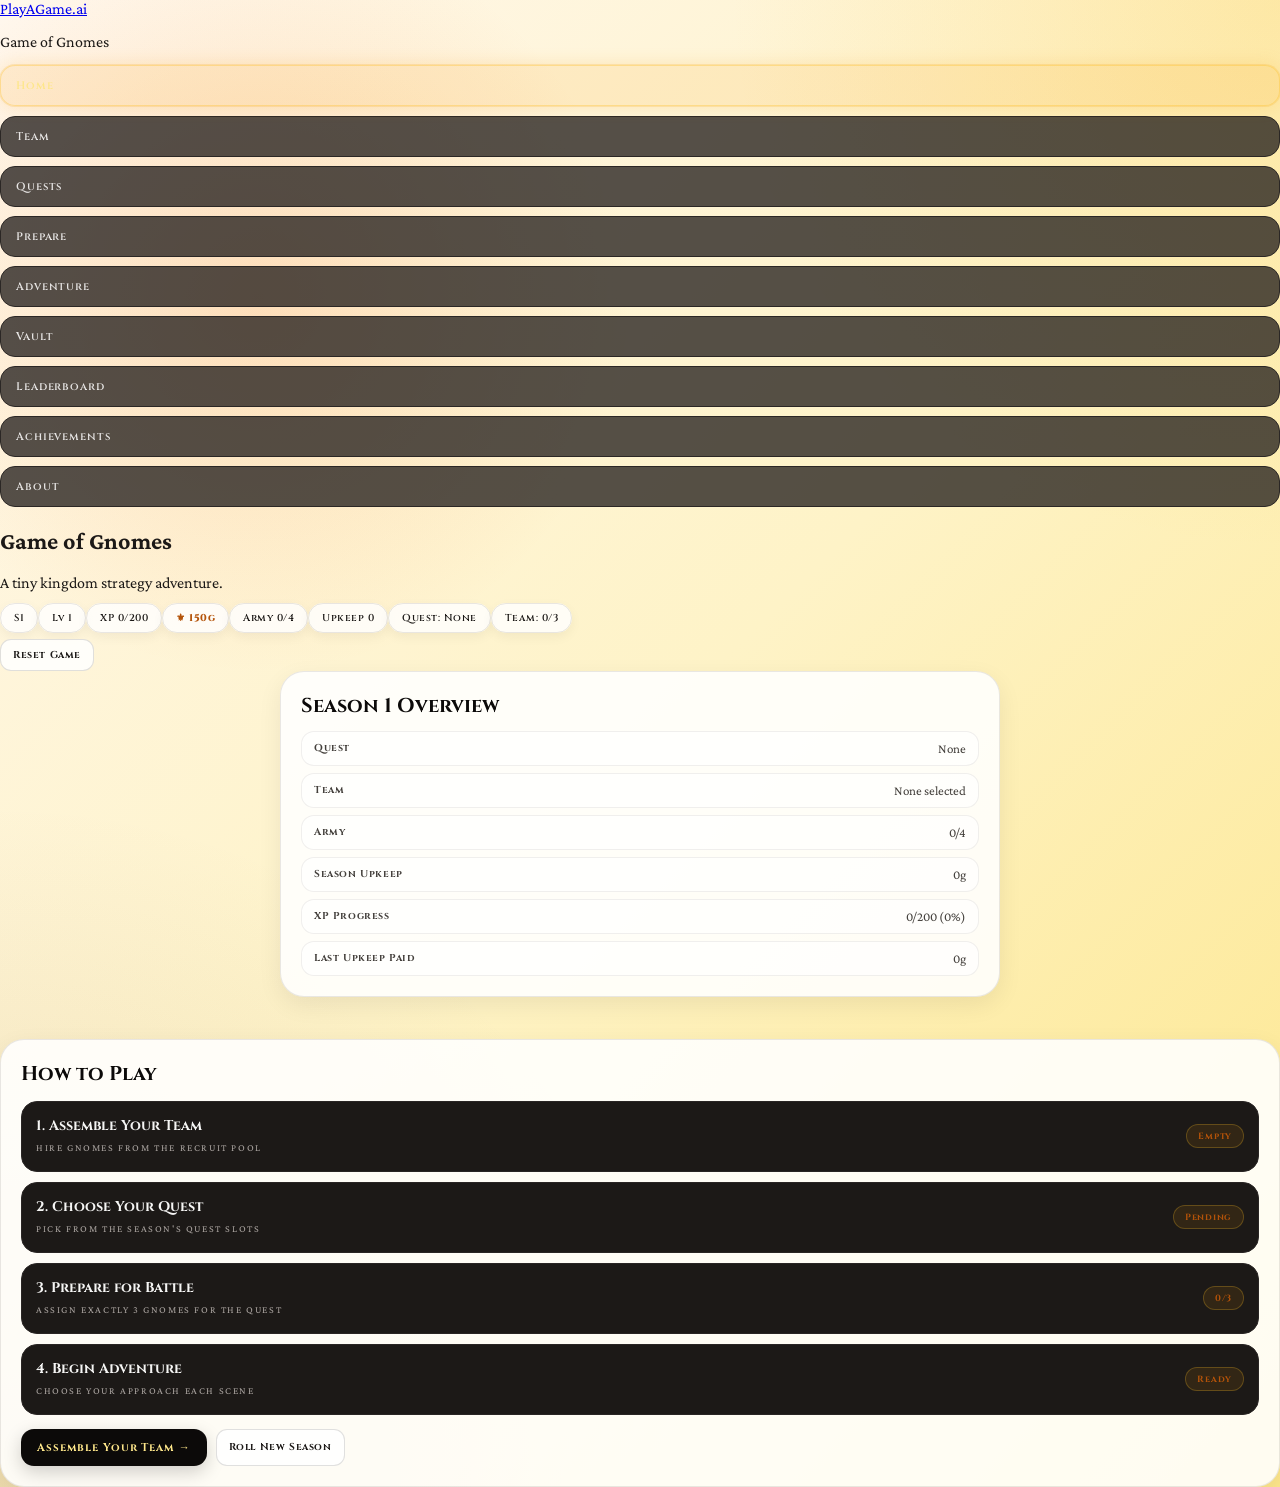
<file: index.html>
<!doctype html>
<html lang="en">
<head>
  <meta charset="utf-8">
  <meta name="viewport" content="width=device-width, initial-scale=1">
  <title>PlayAGame.ai</title>
  <meta name="description" content="PlayAGame.ai Game of Gnomes browser adventure.">
  <link rel="stylesheet" href="shared-layout.css">
</head>
<body data-page="home">
  <div class="app-shell">
    <header class="site-header">
      <div class="brand-block">
        <a class="brand-title" href="index.html">PlayAGame.ai</a>
        <p class="brand-subtitle">Game of Gnomes</p>
      </div>
      <nav class="top-nav" aria-label="Primary">
        <a class="nav-btn" href="index.html">Home</a>
        <a class="nav-btn" href="assemble-your-team.html">Team</a>
        <a class="nav-btn" href="choose-your-quest.html">Quests</a>
        <a class="nav-btn" href="prepare-for-battle.html">Prepare</a>
        <a class="nav-btn" href="begin-adventure.html">Adventure</a>
        <a class="nav-btn" href="vault.html">Vault</a>
        <a class="nav-btn" href="leaderboard.html">Leaderboard</a>
        <a class="nav-btn" href="achievements.html">Achievements</a>
        <a class="nav-btn" href="about.html">About</a>
      </nav>
    </header>
    <section class="hero-panel">
      <h1>Game of Gnomes</h1>
      <p>A tiny kingdom strategy adventure.</p>
      <div class="global-summary" data-global-summary></div>
      <div class="page-actions"><button class="secondary-btn" data-action="reset-game">Reset Game</button></div>
    </section>
    <main id="home-mount"></main>
  </div>
  <div id="toast-container" class="toast-container" aria-live="polite"></div>
  <script src="engine.js"></script>
  <script src="ui-shared.js"></script>
  <script src="page-home.js"></script>
</body>
</html>
</file>
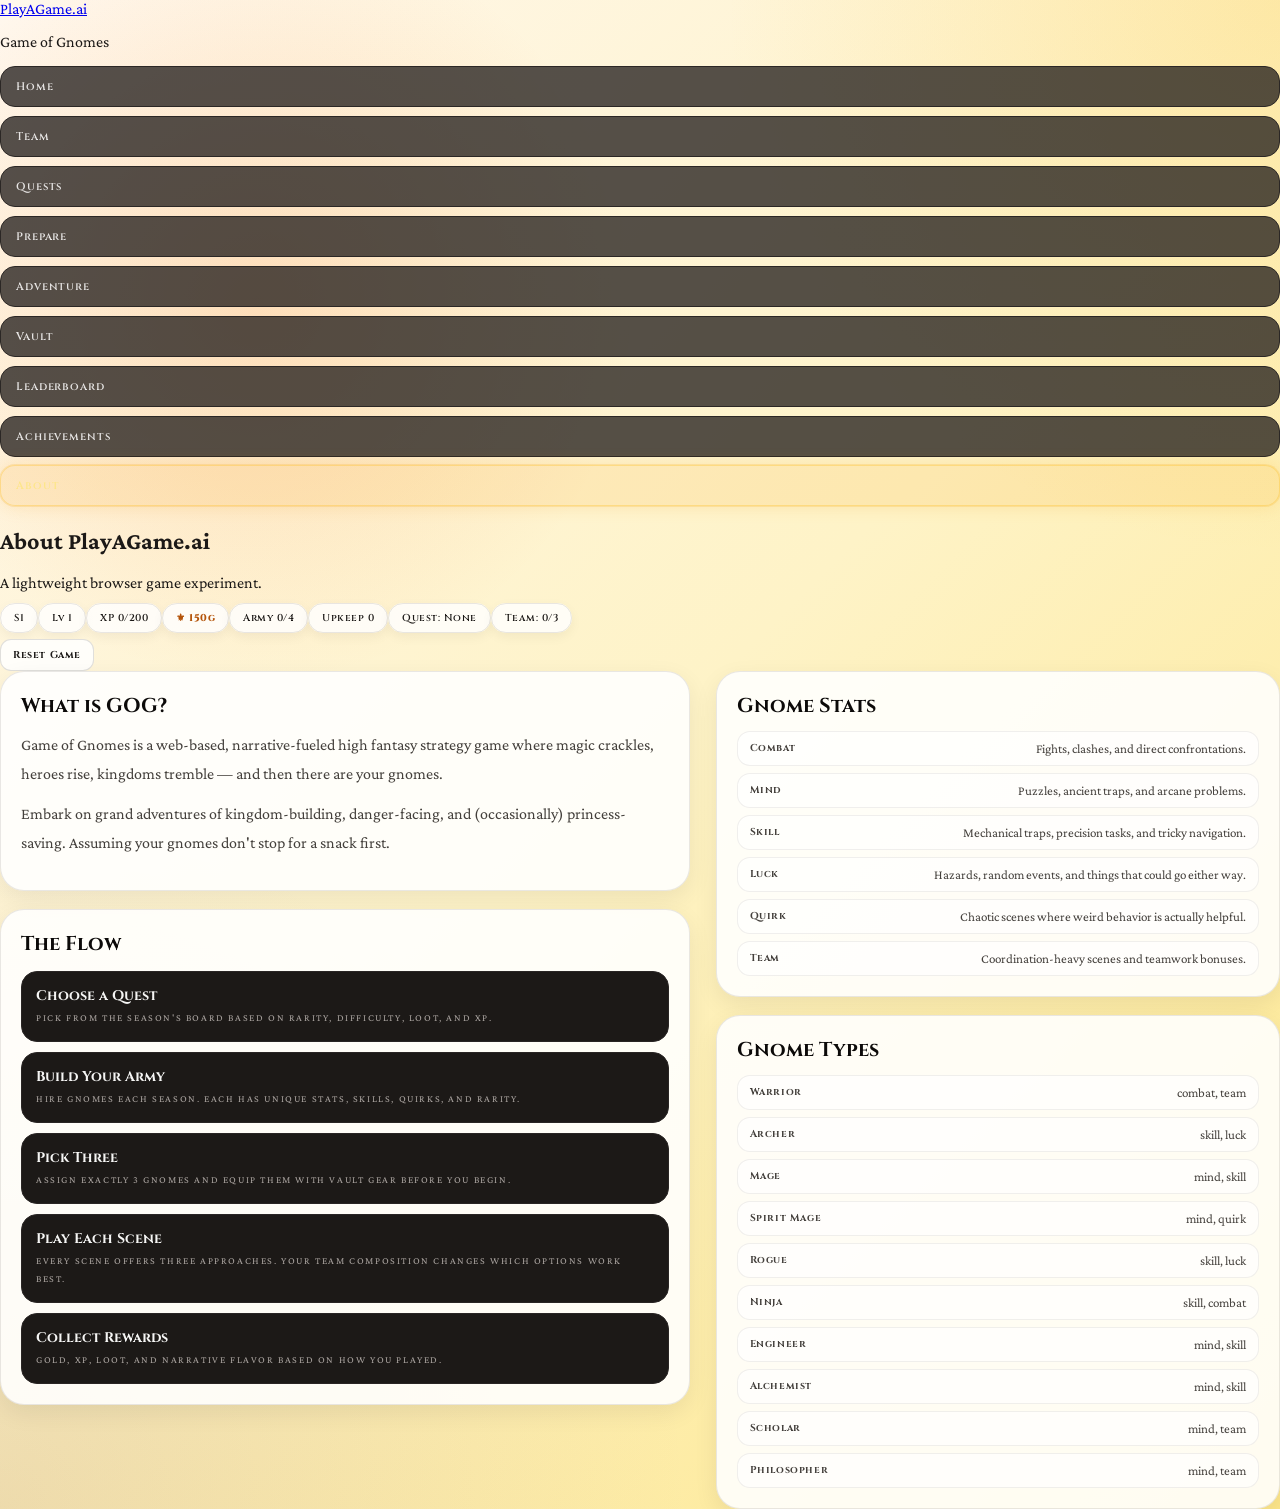
<file: about.html>
<!doctype html>
<html lang="en">
<head>
  <meta charset="utf-8">
  <meta name="viewport" content="width=device-width, initial-scale=1">
  <title>About | PlayAGame.ai</title>
  <meta name="description" content="PlayAGame.ai Game of Gnomes browser adventure.">
  <link rel="stylesheet" href="shared-layout.css">
</head>
<body data-page="about">
  <div class="app-shell">
    <header class="site-header">
      <div class="brand-block">
        <a class="brand-title" href="index.html">PlayAGame.ai</a>
        <p class="brand-subtitle">Game of Gnomes</p>
      </div>
      <nav class="top-nav" aria-label="Primary">
        <a class="nav-btn" href="index.html">Home</a>
        <a class="nav-btn" href="assemble-your-team.html">Team</a>
        <a class="nav-btn" href="choose-your-quest.html">Quests</a>
        <a class="nav-btn" href="prepare-for-battle.html">Prepare</a>
        <a class="nav-btn" href="begin-adventure.html">Adventure</a>
        <a class="nav-btn" href="vault.html">Vault</a>
        <a class="nav-btn" href="leaderboard.html">Leaderboard</a>
        <a class="nav-btn" href="achievements.html">Achievements</a>
        <a class="nav-btn" href="about.html">About</a>
      </nav>
    </header>
    <section class="hero-panel">
      <h1>About PlayAGame.ai</h1>
      <p>A lightweight browser game experiment.</p>
      <div class="global-summary" data-global-summary></div>
      <div class="page-actions"><button class="secondary-btn" data-action="reset-game">Reset Game</button></div>
    </section>
    <main id="about-mount"></main>
  </div>
  <div id="toast-container" class="toast-container" aria-live="polite"></div>
  <script src="engine.js"></script>
  <script src="ui-shared.js"></script>
  <script src="page-about.js"></script>
</body>
</html>
</file>
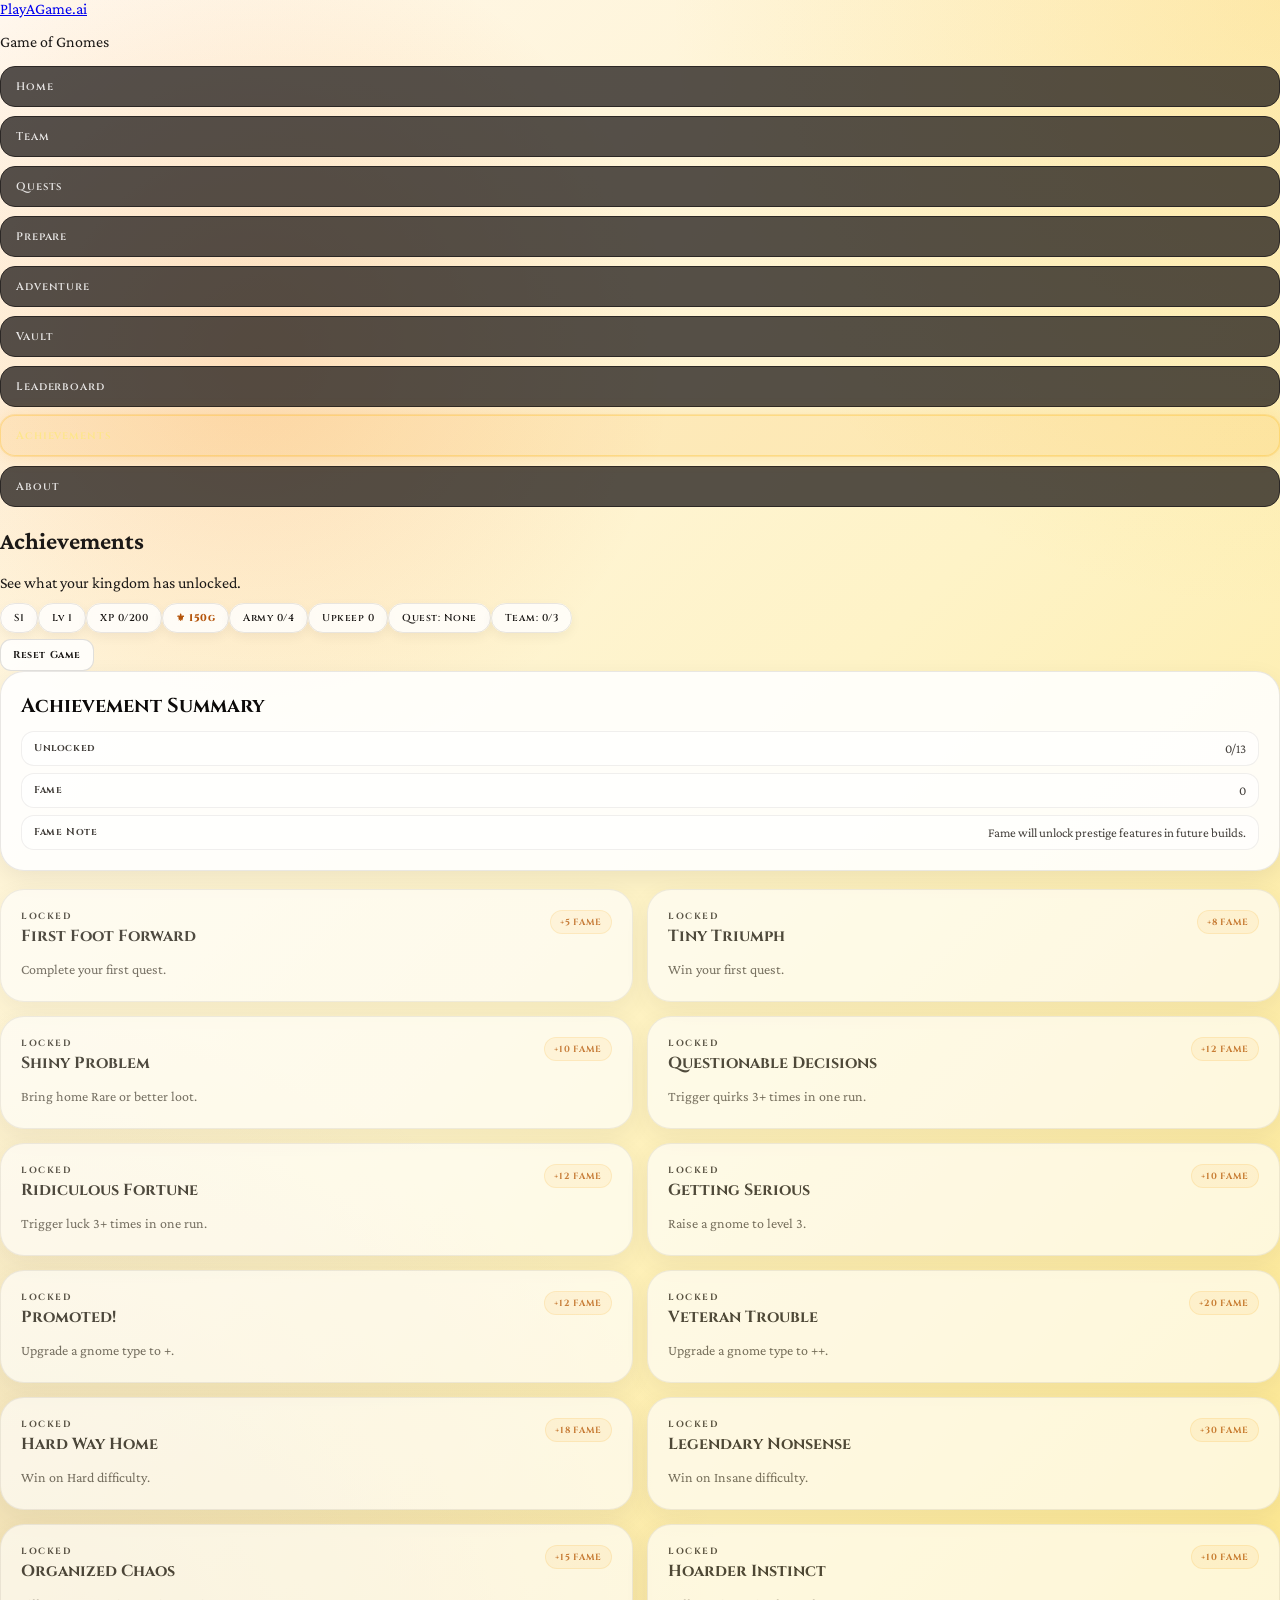
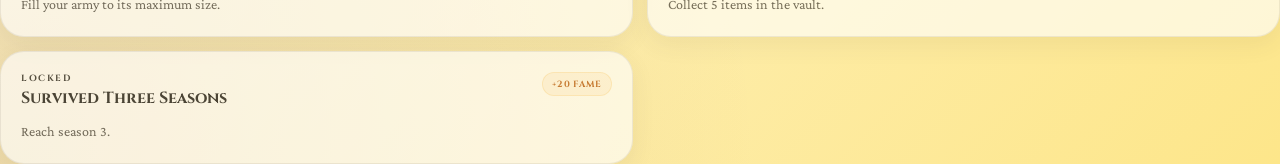
<file: achievements.html>
<!doctype html>
<html lang="en">
<head>
  <meta charset="utf-8">
  <meta name="viewport" content="width=device-width, initial-scale=1">
  <title>Achievements | PlayAGame.ai</title>
  <meta name="description" content="PlayAGame.ai Game of Gnomes browser adventure.">
  <link rel="stylesheet" href="shared-layout.css">
</head>
<body data-page="achievements">
  <div class="app-shell">
    <header class="site-header">
      <div class="brand-block">
        <a class="brand-title" href="index.html">PlayAGame.ai</a>
        <p class="brand-subtitle">Game of Gnomes</p>
      </div>
      <nav class="top-nav" aria-label="Primary">
        <a class="nav-btn" href="index.html">Home</a>
        <a class="nav-btn" href="assemble-your-team.html">Team</a>
        <a class="nav-btn" href="choose-your-quest.html">Quests</a>
        <a class="nav-btn" href="prepare-for-battle.html">Prepare</a>
        <a class="nav-btn" href="begin-adventure.html">Adventure</a>
        <a class="nav-btn" href="vault.html">Vault</a>
        <a class="nav-btn" href="leaderboard.html">Leaderboard</a>
        <a class="nav-btn" href="achievements.html">Achievements</a>
        <a class="nav-btn" href="about.html">About</a>
      </nav>
    </header>
    <section class="hero-panel">
      <h1>Achievements</h1>
      <p>See what your kingdom has unlocked.</p>
      <div class="global-summary" data-global-summary></div>
      <div class="page-actions"><button class="secondary-btn" data-action="reset-game">Reset Game</button></div>
    </section>
    <main id="achievements-mount"></main>
  </div>
  <div id="toast-container" class="toast-container" aria-live="polite"></div>
  <script src="engine.js"></script>
  <script src="ui-shared.js"></script>
  <script src="page-achievements.js"></script>
</body>
</html>
</file>
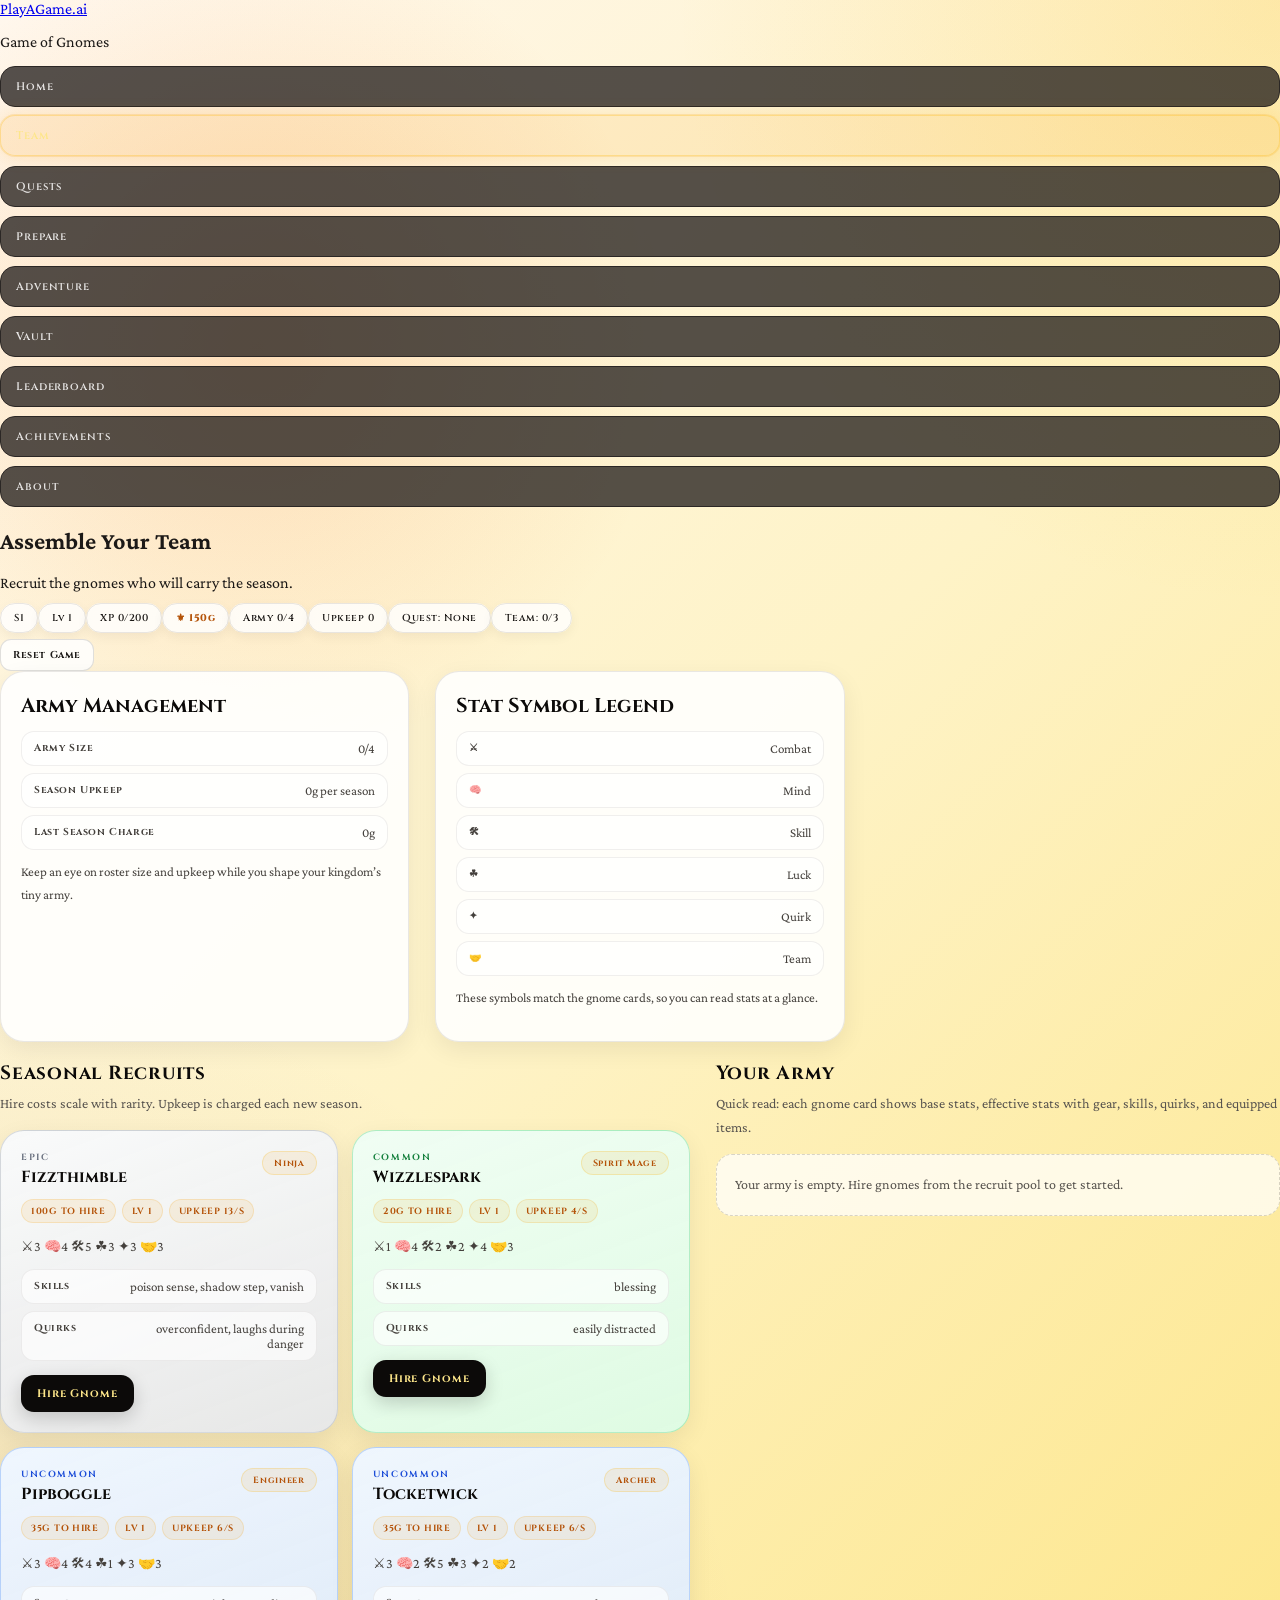
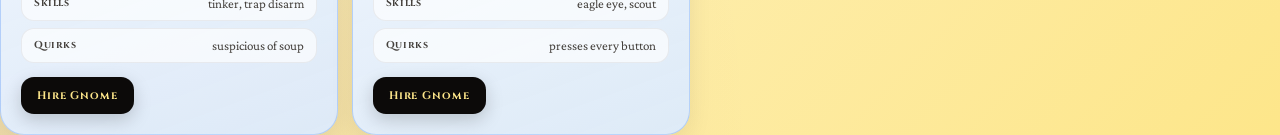
<file: assemble-your-team.html>
<!doctype html>
<html lang="en">
<head>
  <meta charset="utf-8">
  <meta name="viewport" content="width=device-width, initial-scale=1">
  <title>Assemble Your Team | PlayAGame.ai</title>
  <meta name="description" content="PlayAGame.ai Game of Gnomes browser adventure.">
  <link rel="stylesheet" href="shared-layout.css">
</head>
<body data-page="assemble">
  <div class="app-shell">
    <header class="site-header">
      <div class="brand-block">
        <a class="brand-title" href="index.html">PlayAGame.ai</a>
        <p class="brand-subtitle">Game of Gnomes</p>
      </div>
      <nav class="top-nav" aria-label="Primary">
        <a class="nav-btn" href="index.html">Home</a>
        <a class="nav-btn" href="assemble-your-team.html">Team</a>
        <a class="nav-btn" href="choose-your-quest.html">Quests</a>
        <a class="nav-btn" href="prepare-for-battle.html">Prepare</a>
        <a class="nav-btn" href="begin-adventure.html">Adventure</a>
        <a class="nav-btn" href="vault.html">Vault</a>
        <a class="nav-btn" href="leaderboard.html">Leaderboard</a>
        <a class="nav-btn" href="achievements.html">Achievements</a>
        <a class="nav-btn" href="about.html">About</a>
      </nav>
    </header>
    <section class="hero-panel">
      <h1>Assemble Your Team</h1>
      <p>Recruit the gnomes who will carry the season.</p>
      <div class="global-summary" data-global-summary></div>
      <div class="page-actions"><button class="secondary-btn" data-action="reset-game">Reset Game</button></div>
    </section>
    <main id="assemble-mount"></main>
  </div>
  <div id="toast-container" class="toast-container" aria-live="polite"></div>
  <script src="engine.js"></script>
  <script src="ui-shared.js"></script>
  <script src="page-assemble.js"></script>
</body>
</html>
</file>
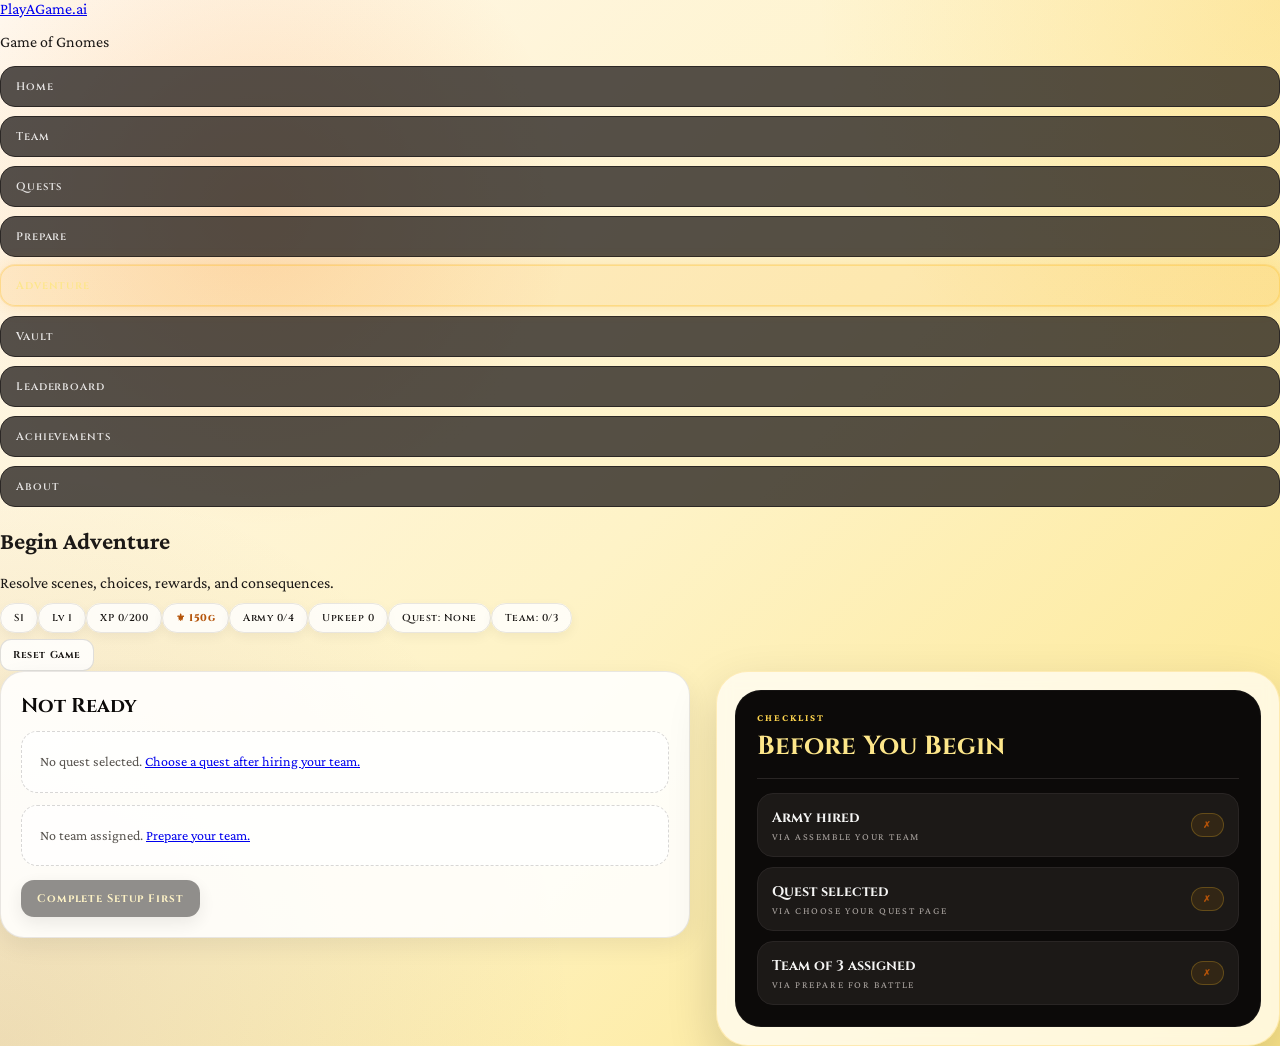
<file: begin-adventure.html>
<!doctype html>
<html lang="en">
<head>
  <meta charset="utf-8">
  <meta name="viewport" content="width=device-width, initial-scale=1">
  <title>Begin Adventure | PlayAGame.ai</title>
  <meta name="description" content="PlayAGame.ai Game of Gnomes browser adventure.">
  <link rel="stylesheet" href="shared-layout.css">
</head>
<body data-page="adventure">
  <div class="app-shell">
    <header class="site-header">
      <div class="brand-block">
        <a class="brand-title" href="index.html">PlayAGame.ai</a>
        <p class="brand-subtitle">Game of Gnomes</p>
      </div>
      <nav class="top-nav" aria-label="Primary">
        <a class="nav-btn" href="index.html">Home</a>
        <a class="nav-btn" href="assemble-your-team.html">Team</a>
        <a class="nav-btn" href="choose-your-quest.html">Quests</a>
        <a class="nav-btn" href="prepare-for-battle.html">Prepare</a>
        <a class="nav-btn" href="begin-adventure.html">Adventure</a>
        <a class="nav-btn" href="vault.html">Vault</a>
        <a class="nav-btn" href="leaderboard.html">Leaderboard</a>
        <a class="nav-btn" href="achievements.html">Achievements</a>
        <a class="nav-btn" href="about.html">About</a>
      </nav>
    </header>
    <section class="hero-panel">
      <h1>Begin Adventure</h1>
      <p>Resolve scenes, choices, rewards, and consequences.</p>
      <div class="global-summary" data-global-summary></div>
      <div class="page-actions"><button class="secondary-btn" data-action="reset-game">Reset Game</button></div>
    </section>
    <main id="adventure-mount"></main>
  </div>
  <div id="toast-container" class="toast-container" aria-live="polite"></div>
  <script src="engine.js"></script>
  <script src="ui-shared.js"></script>
  <script src="page-adventure.js"></script>
</body>
</html>
</file>
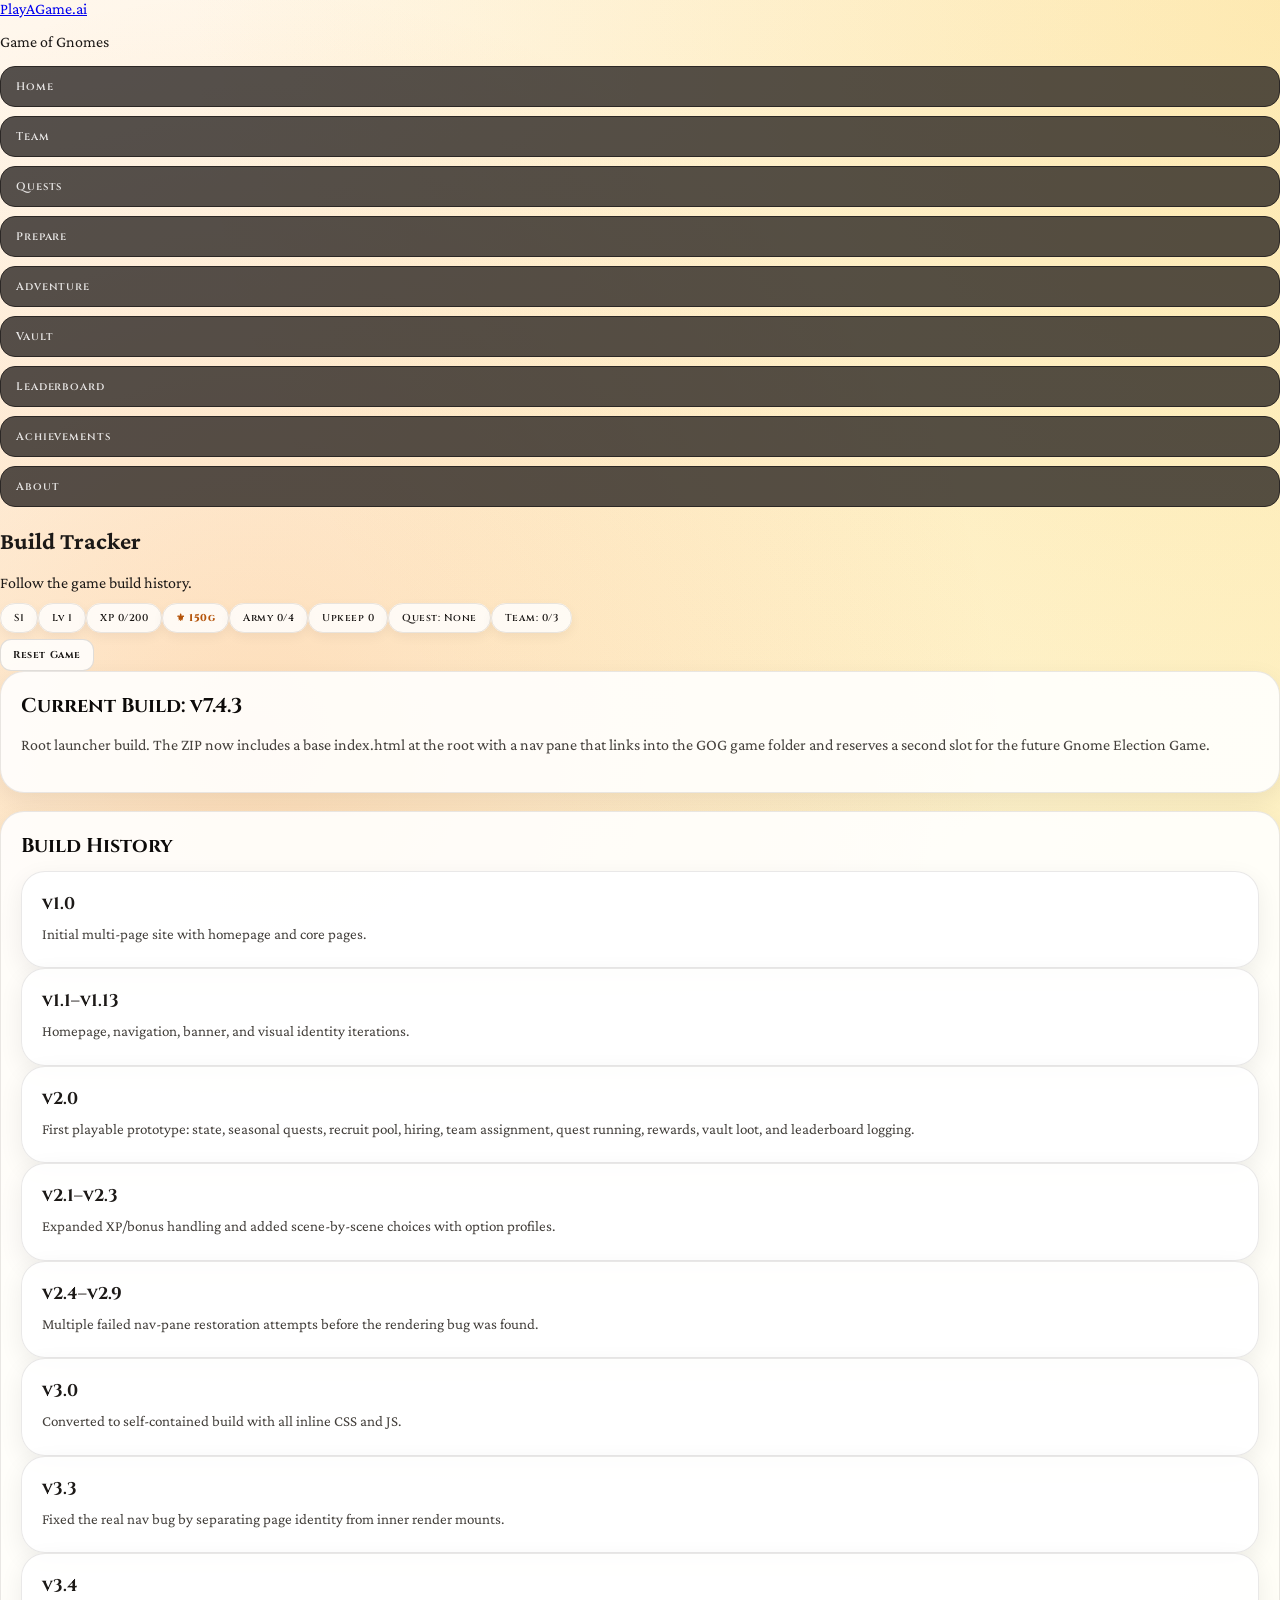
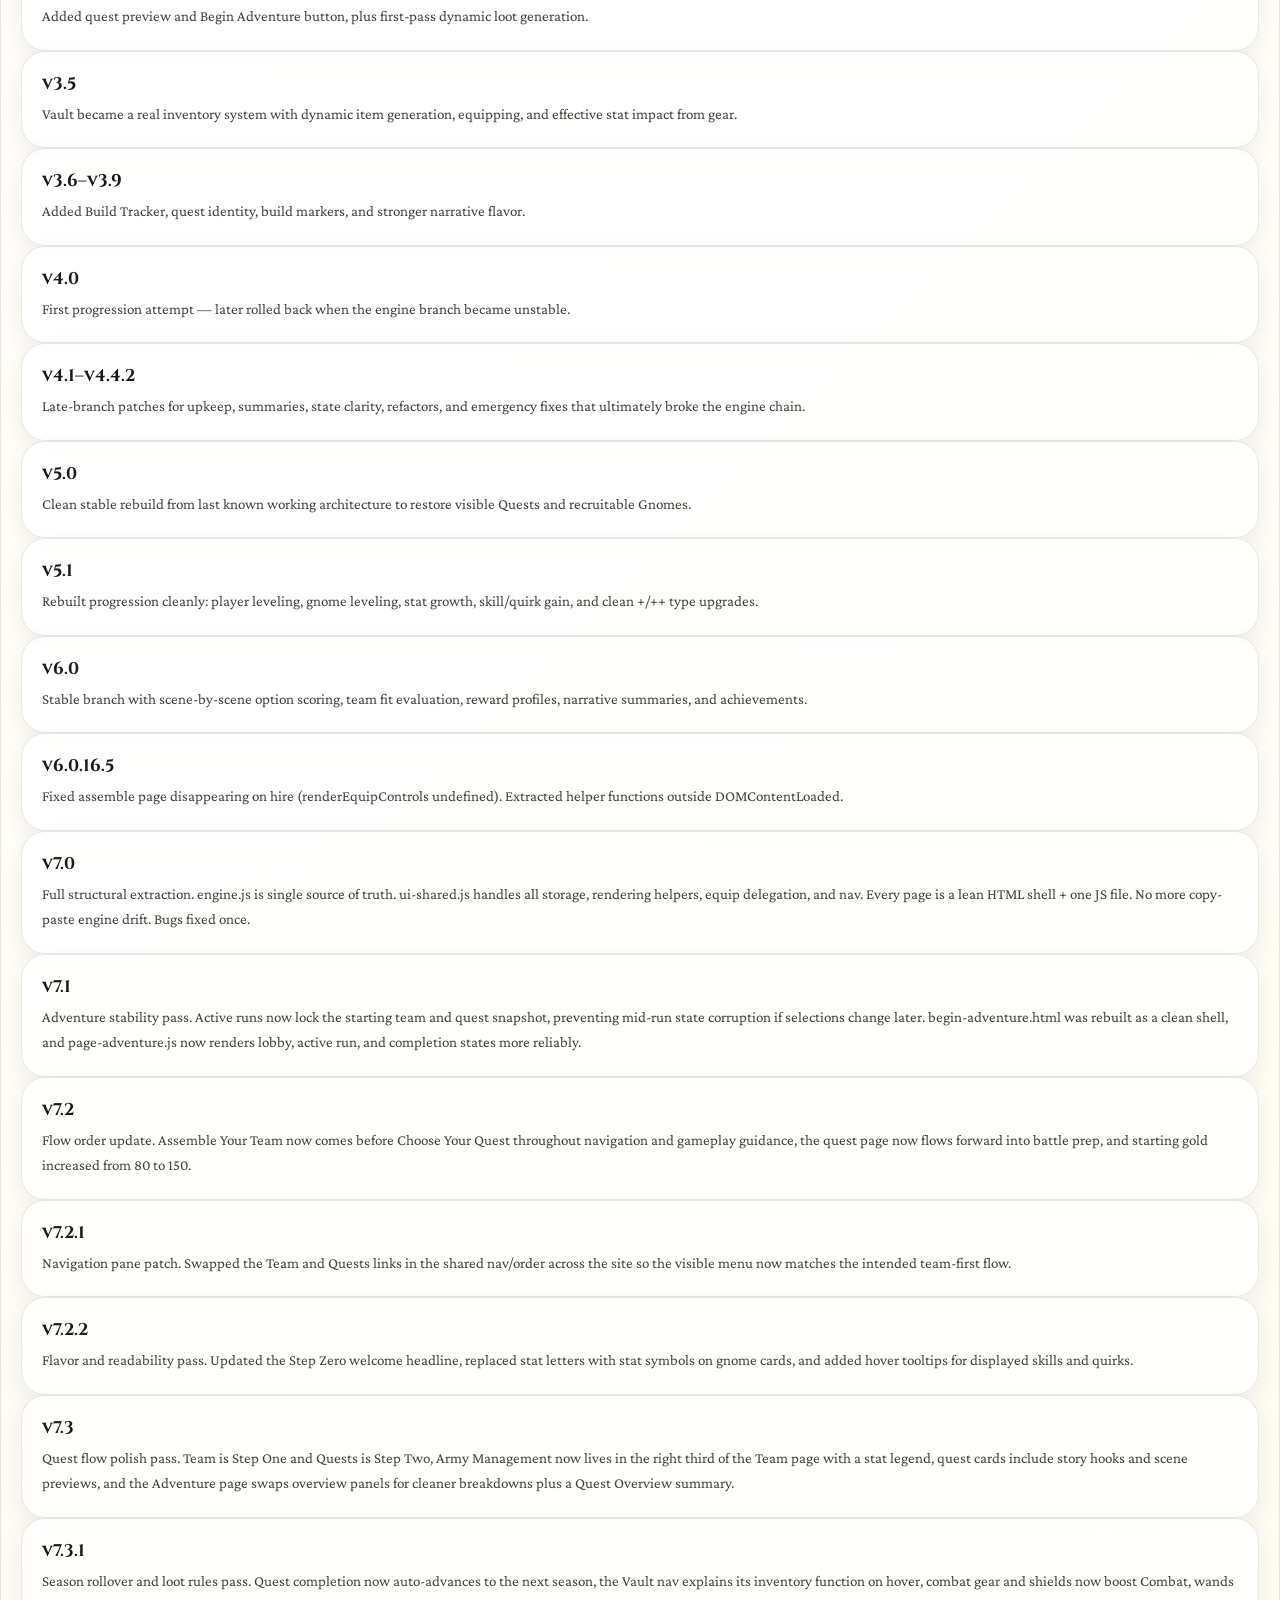
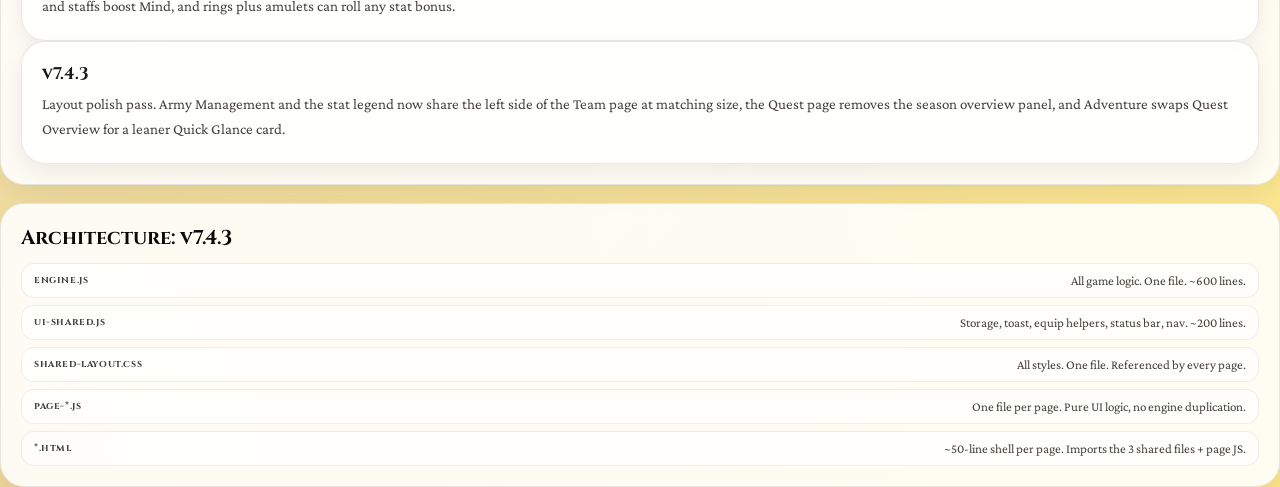
<file: build-tracker.html>
<!doctype html>
<html lang="en">
<head>
  <meta charset="utf-8">
  <meta name="viewport" content="width=device-width, initial-scale=1">
  <title>Build Tracker | PlayAGame.ai</title>
  <meta name="description" content="PlayAGame.ai Game of Gnomes browser adventure.">
  <link rel="stylesheet" href="shared-layout.css">
</head>
<body data-page="build-tracker">
  <div class="app-shell">
    <header class="site-header">
      <div class="brand-block">
        <a class="brand-title" href="index.html">PlayAGame.ai</a>
        <p class="brand-subtitle">Game of Gnomes</p>
      </div>
      <nav class="top-nav" aria-label="Primary">
        <a class="nav-btn" href="index.html">Home</a>
        <a class="nav-btn" href="assemble-your-team.html">Team</a>
        <a class="nav-btn" href="choose-your-quest.html">Quests</a>
        <a class="nav-btn" href="prepare-for-battle.html">Prepare</a>
        <a class="nav-btn" href="begin-adventure.html">Adventure</a>
        <a class="nav-btn" href="vault.html">Vault</a>
        <a class="nav-btn" href="leaderboard.html">Leaderboard</a>
        <a class="nav-btn" href="achievements.html">Achievements</a>
        <a class="nav-btn" href="about.html">About</a>
      </nav>
    </header>
    <section class="hero-panel">
      <h1>Build Tracker</h1>
      <p>Follow the game build history.</p>
      <div class="global-summary" data-global-summary></div>
      <div class="page-actions"><button class="secondary-btn" data-action="reset-game">Reset Game</button></div>
    </section>
    <main id="build-tracker-mount"></main>
  </div>
  <div id="toast-container" class="toast-container" aria-live="polite"></div>
  <script src="engine.js"></script>
  <script src="ui-shared.js"></script>
  <script src="page-build-tracker.js"></script>
</body>
</html>
</file>
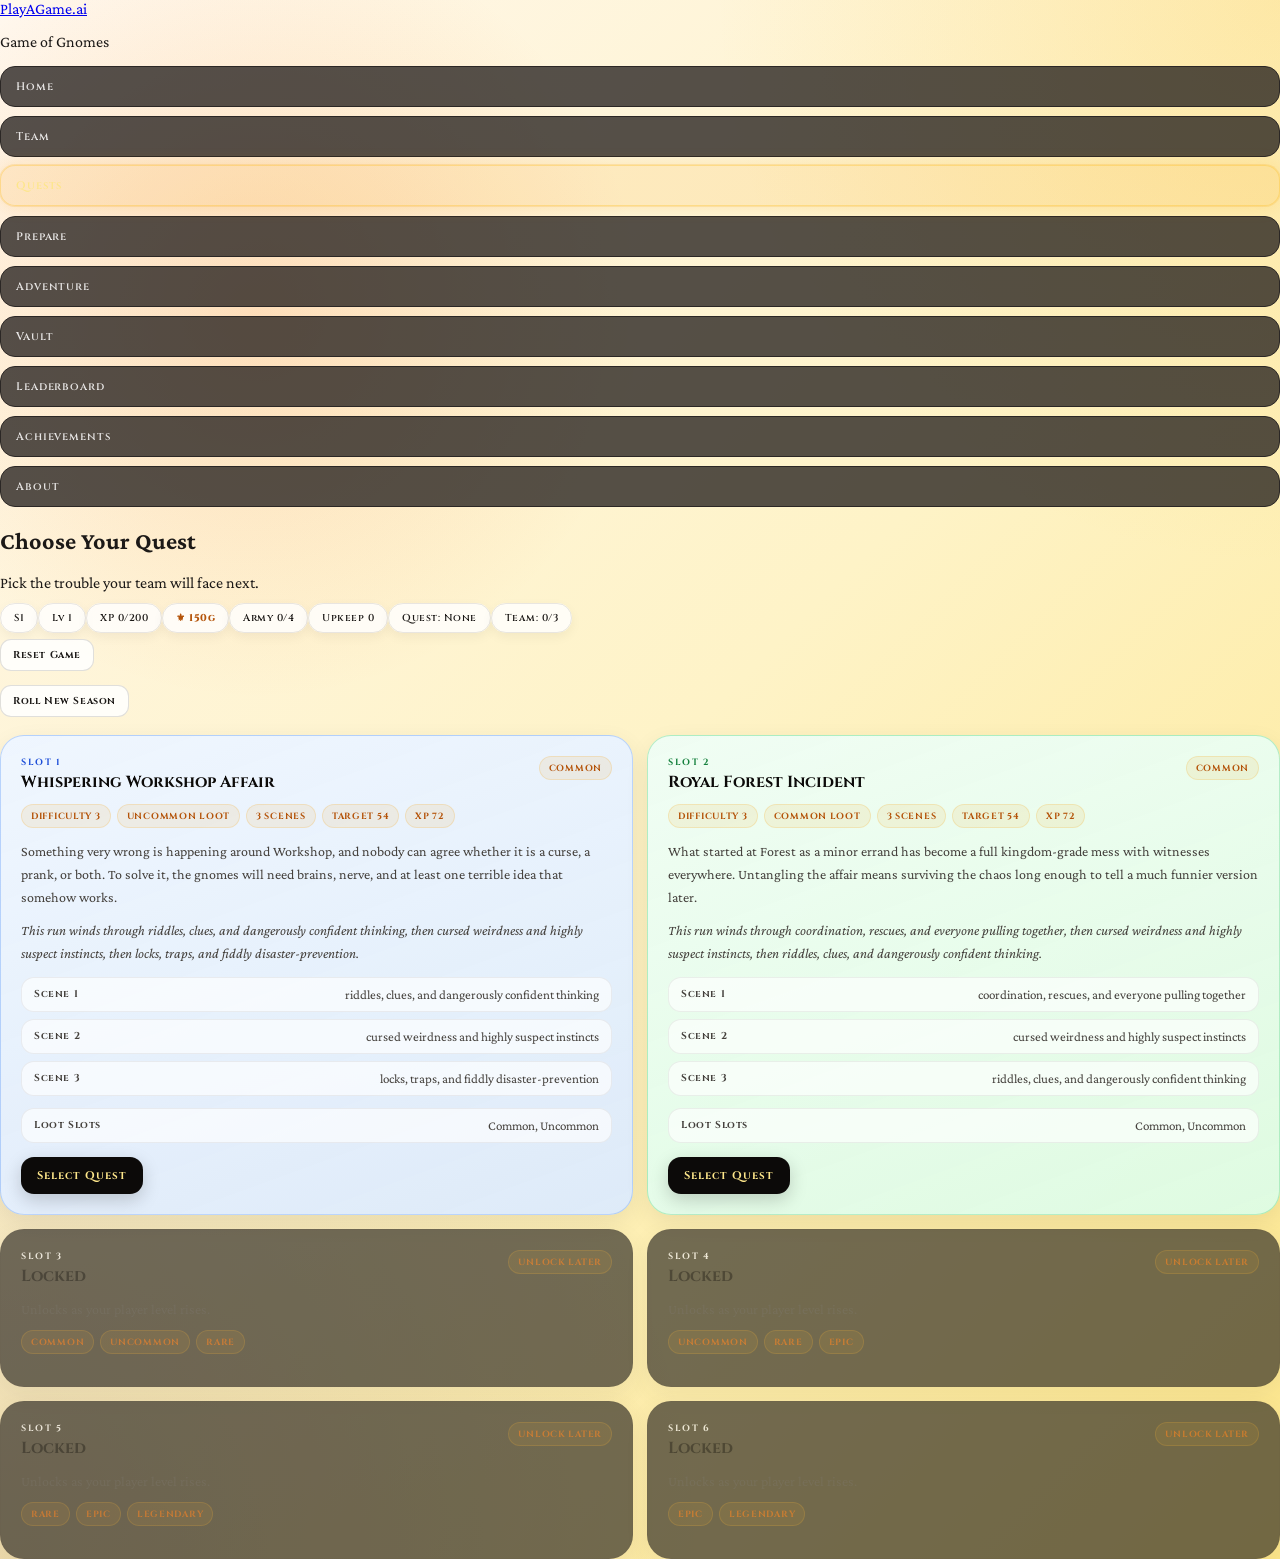
<file: choose-your-quest.html>
<!doctype html>
<html lang="en">
<head>
  <meta charset="utf-8">
  <meta name="viewport" content="width=device-width, initial-scale=1">
  <title>Choose Your Quest | PlayAGame.ai</title>
  <meta name="description" content="PlayAGame.ai Game of Gnomes browser adventure.">
  <link rel="stylesheet" href="shared-layout.css">
</head>
<body data-page="quests">
  <div class="app-shell">
    <header class="site-header">
      <div class="brand-block">
        <a class="brand-title" href="index.html">PlayAGame.ai</a>
        <p class="brand-subtitle">Game of Gnomes</p>
      </div>
      <nav class="top-nav" aria-label="Primary">
        <a class="nav-btn" href="index.html">Home</a>
        <a class="nav-btn" href="assemble-your-team.html">Team</a>
        <a class="nav-btn" href="choose-your-quest.html">Quests</a>
        <a class="nav-btn" href="prepare-for-battle.html">Prepare</a>
        <a class="nav-btn" href="begin-adventure.html">Adventure</a>
        <a class="nav-btn" href="vault.html">Vault</a>
        <a class="nav-btn" href="leaderboard.html">Leaderboard</a>
        <a class="nav-btn" href="achievements.html">Achievements</a>
        <a class="nav-btn" href="about.html">About</a>
      </nav>
    </header>
    <section class="hero-panel">
      <h1>Choose Your Quest</h1>
      <p>Pick the trouble your team will face next.</p>
      <div class="global-summary" data-global-summary></div>
      <div class="page-actions"><button class="secondary-btn" data-action="reset-game">Reset Game</button></div>
    </section>
    <main id="quests-mount"></main>
  </div>
  <div id="toast-container" class="toast-container" aria-live="polite"></div>
  <script src="engine.js"></script>
  <script src="ui-shared.js"></script>
  <script src="page-quests.js"></script>
</body>
</html>
</file>
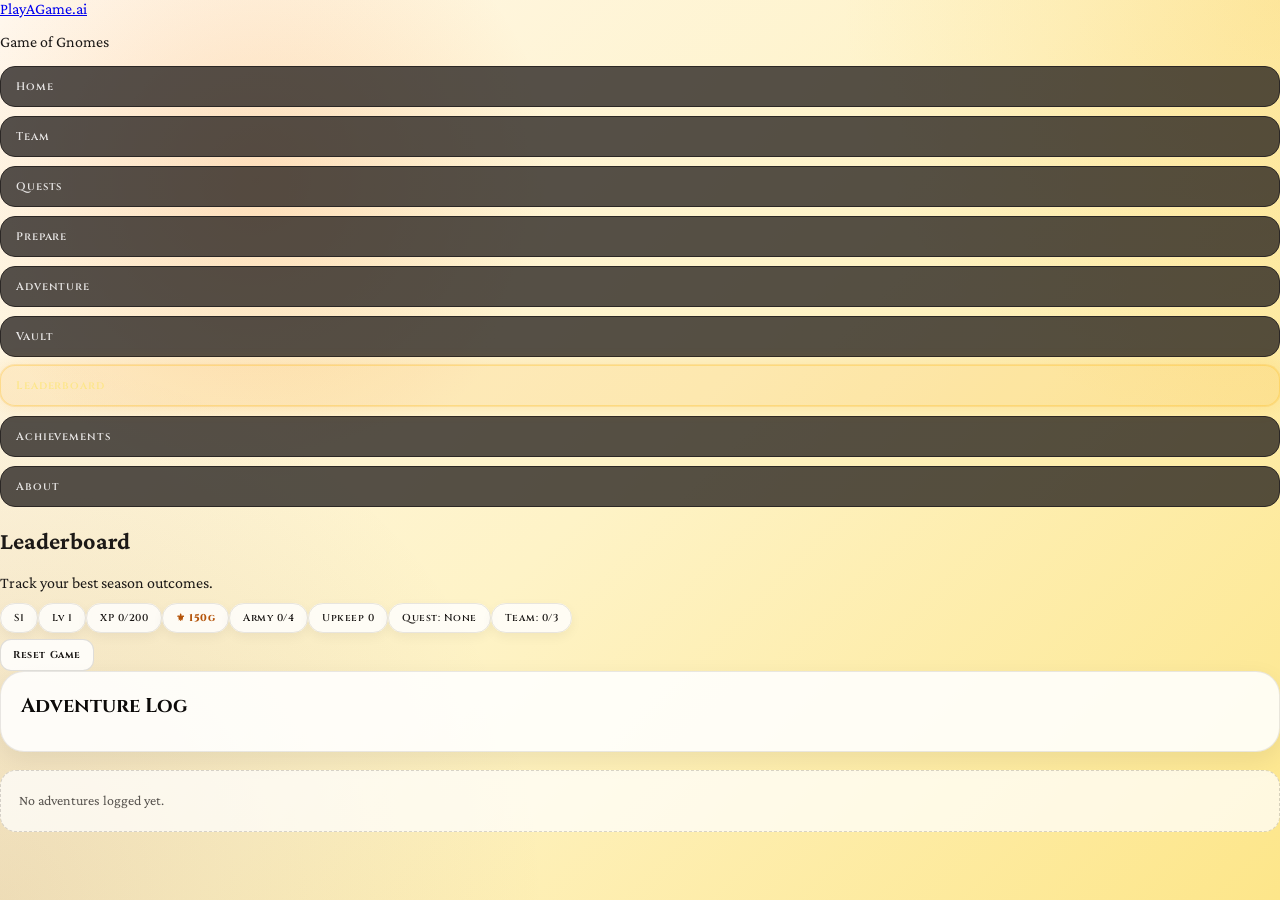
<file: leaderboard.html>
<!doctype html>
<html lang="en">
<head>
  <meta charset="utf-8">
  <meta name="viewport" content="width=device-width, initial-scale=1">
  <title>Leaderboard | PlayAGame.ai</title>
  <meta name="description" content="PlayAGame.ai Game of Gnomes browser adventure.">
  <link rel="stylesheet" href="shared-layout.css">
</head>
<body data-page="leaderboard">
  <div class="app-shell">
    <header class="site-header">
      <div class="brand-block">
        <a class="brand-title" href="index.html">PlayAGame.ai</a>
        <p class="brand-subtitle">Game of Gnomes</p>
      </div>
      <nav class="top-nav" aria-label="Primary">
        <a class="nav-btn" href="index.html">Home</a>
        <a class="nav-btn" href="assemble-your-team.html">Team</a>
        <a class="nav-btn" href="choose-your-quest.html">Quests</a>
        <a class="nav-btn" href="prepare-for-battle.html">Prepare</a>
        <a class="nav-btn" href="begin-adventure.html">Adventure</a>
        <a class="nav-btn" href="vault.html">Vault</a>
        <a class="nav-btn" href="leaderboard.html">Leaderboard</a>
        <a class="nav-btn" href="achievements.html">Achievements</a>
        <a class="nav-btn" href="about.html">About</a>
      </nav>
    </header>
    <section class="hero-panel">
      <h1>Leaderboard</h1>
      <p>Track your best season outcomes.</p>
      <div class="global-summary" data-global-summary></div>
      <div class="page-actions"><button class="secondary-btn" data-action="reset-game">Reset Game</button></div>
    </section>
    <main id="leaderboard-mount"></main>
  </div>
  <div id="toast-container" class="toast-container" aria-live="polite"></div>
  <script src="engine.js"></script>
  <script src="ui-shared.js"></script>
  <script src="page-leaderboard.js"></script>
</body>
</html>
</file>
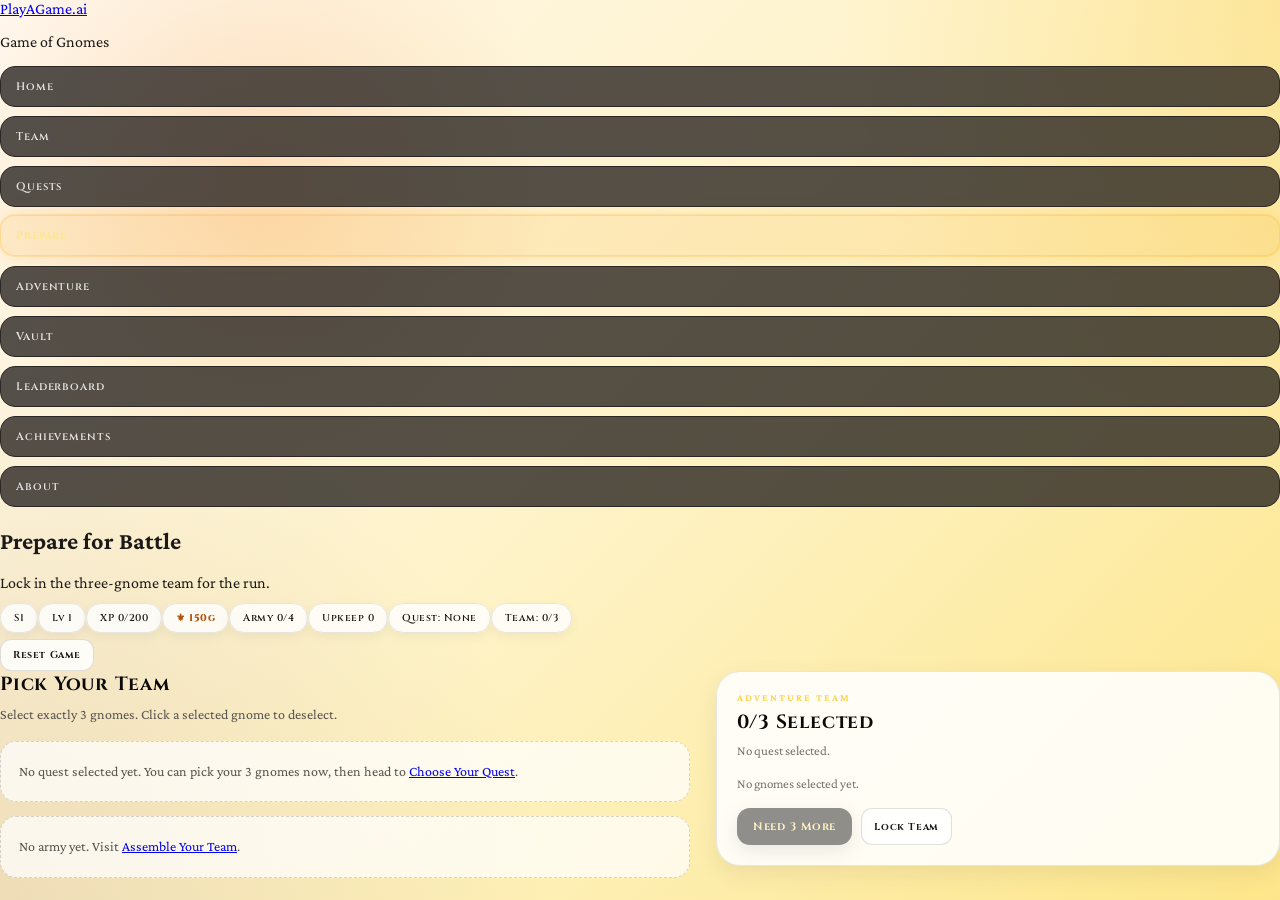
<file: prepare-for-battle.html>
<!doctype html>
<html lang="en">
<head>
  <meta charset="utf-8">
  <meta name="viewport" content="width=device-width, initial-scale=1">
  <title>Prepare for Battle | PlayAGame.ai</title>
  <meta name="description" content="PlayAGame.ai Game of Gnomes browser adventure.">
  <link rel="stylesheet" href="shared-layout.css">
</head>
<body data-page="prepare">
  <div class="app-shell">
    <header class="site-header">
      <div class="brand-block">
        <a class="brand-title" href="index.html">PlayAGame.ai</a>
        <p class="brand-subtitle">Game of Gnomes</p>
      </div>
      <nav class="top-nav" aria-label="Primary">
        <a class="nav-btn" href="index.html">Home</a>
        <a class="nav-btn" href="assemble-your-team.html">Team</a>
        <a class="nav-btn" href="choose-your-quest.html">Quests</a>
        <a class="nav-btn" href="prepare-for-battle.html">Prepare</a>
        <a class="nav-btn" href="begin-adventure.html">Adventure</a>
        <a class="nav-btn" href="vault.html">Vault</a>
        <a class="nav-btn" href="leaderboard.html">Leaderboard</a>
        <a class="nav-btn" href="achievements.html">Achievements</a>
        <a class="nav-btn" href="about.html">About</a>
      </nav>
    </header>
    <section class="hero-panel">
      <h1>Prepare for Battle</h1>
      <p>Lock in the three-gnome team for the run.</p>
      <div class="global-summary" data-global-summary></div>
      <div class="page-actions"><button class="secondary-btn" data-action="reset-game">Reset Game</button></div>
    </section>
    <main id="prepare-mount"></main>
  </div>
  <div id="toast-container" class="toast-container" aria-live="polite"></div>
  <script src="engine.js"></script>
  <script src="ui-shared.js"></script>
  <script src="page-prepare.js"></script>
</body>
</html>
</file>
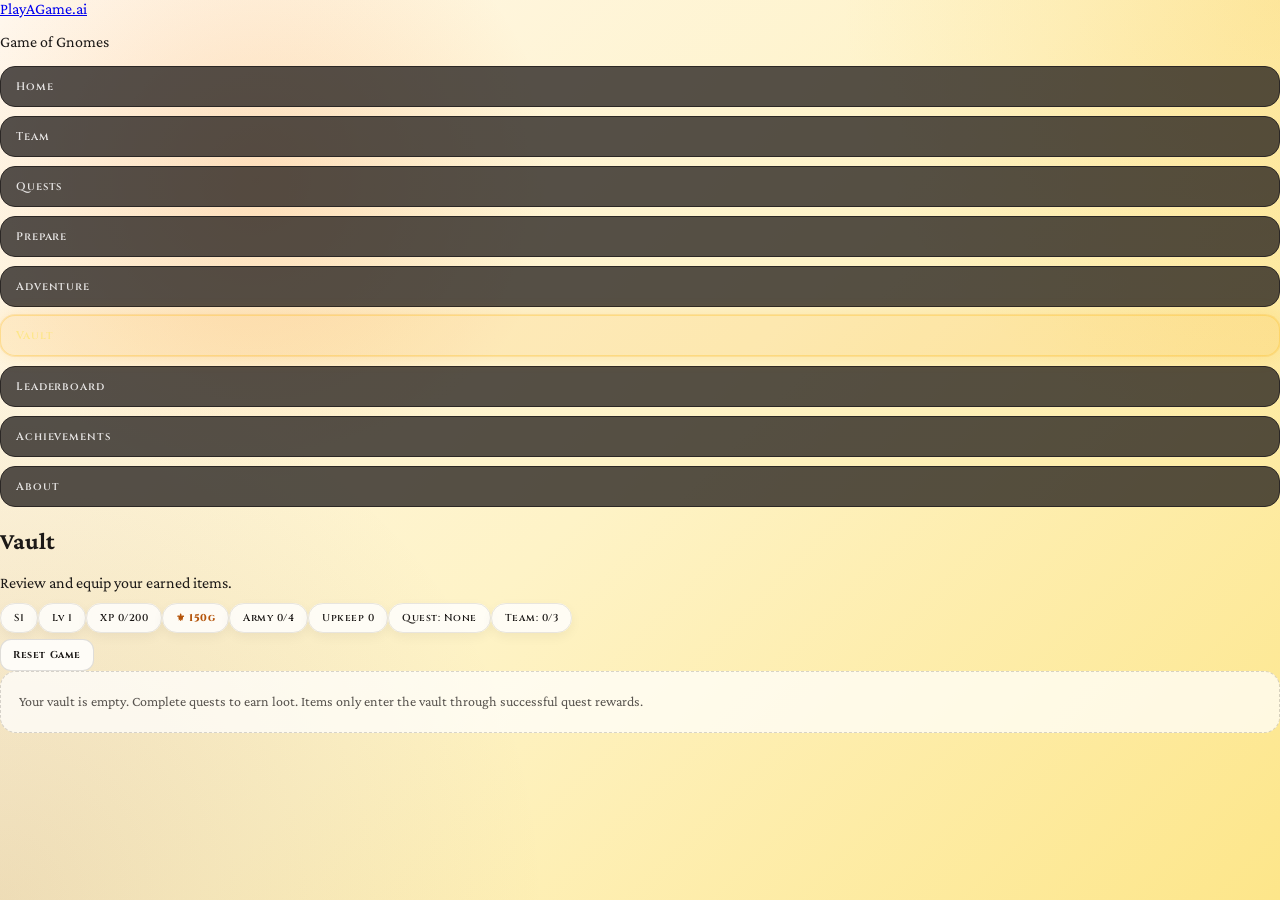
<file: vault.html>
<!doctype html>
<html lang="en">
<head>
  <meta charset="utf-8">
  <meta name="viewport" content="width=device-width, initial-scale=1">
  <title>Vault | PlayAGame.ai</title>
  <meta name="description" content="PlayAGame.ai Game of Gnomes browser adventure.">
  <link rel="stylesheet" href="shared-layout.css">
</head>
<body data-page="vault">
  <div class="app-shell">
    <header class="site-header">
      <div class="brand-block">
        <a class="brand-title" href="index.html">PlayAGame.ai</a>
        <p class="brand-subtitle">Game of Gnomes</p>
      </div>
      <nav class="top-nav" aria-label="Primary">
        <a class="nav-btn" href="index.html">Home</a>
        <a class="nav-btn" href="assemble-your-team.html">Team</a>
        <a class="nav-btn" href="choose-your-quest.html">Quests</a>
        <a class="nav-btn" href="prepare-for-battle.html">Prepare</a>
        <a class="nav-btn" href="begin-adventure.html">Adventure</a>
        <a class="nav-btn" href="vault.html">Vault</a>
        <a class="nav-btn" href="leaderboard.html">Leaderboard</a>
        <a class="nav-btn" href="achievements.html">Achievements</a>
        <a class="nav-btn" href="about.html">About</a>
      </nav>
    </header>
    <section class="hero-panel">
      <h1>Vault</h1>
      <p>Review and equip your earned items.</p>
      <div class="global-summary" data-global-summary></div>
      <div class="page-actions"><button class="secondary-btn" data-action="reset-game">Reset Game</button></div>
    </section>
    <main id="vault-mount"></main>
  </div>
  <div id="toast-container" class="toast-container" aria-live="polite"></div>
  <script src="engine.js"></script>
  <script src="ui-shared.js"></script>
  <script src="page-vault.js"></script>
</body>
</html>
</file>
<file: shared-layout.css>
/* shared-layout.css — Game of Gnomes v7 */
/* Paste this <style> block into every page */
@import url('https://fonts.googleapis.com/css2?family=Cinzel+Decorative:wght@700;900&family=Cinzel:wght@400;600;700&family=Crimson+Pro:ital,wght@0,300;0,400;0,600;1,400&display=swap');

:root {
  --bg-1: #fff7ed; --bg-2: #fef3c7; --bg-3: #fde68a;
  --stone-950: #0c0a09; --stone-900: #1c1917; --stone-800: #292524;
  --stone-700: #44403c; --stone-600: #57534e; --stone-500: #78716c;
  --stone-400: #a8a29e; --stone-300: #d6d3d1; --stone-200: #e7e5e4;
  --stone-100: #f5f5f4;
  --amber-200: #fde68a; --amber-300: #fcd34d; --amber-500: #f59e0b;
  --amber-700: #b45309;
  --white: #ffffff;
  --shadow: 0 20px 50px rgba(0,0,0,.16);
  --glow: 0 0 0 1px rgba(245,158,11,.22), 0 0 22px rgba(245,158,11,.28), 0 14px 34px rgba(0,0,0,.12);
  --r-xl: 24px; --r-2xl: 32px;
}
*{box-sizing:border-box;}
html,body{margin:0;padding:0;font-family:'Crimson Pro',Georgia,serif;color:var(--stone-900);overflow-x:hidden;}
body{min-height:100vh;background:
  radial-gradient(circle at top right,rgba(251,191,36,.22),transparent 28%),
  radial-gradient(circle at 20% 20%,rgba(249,115,22,.18),transparent 24%),
  radial-gradient(circle at bottom left,rgba(120,53,15,.12),transparent 35%),
  linear-gradient(135deg,var(--bg-1),var(--bg-2),var(--bg-3));}

/* ── Layout ─────────────────────────────────────────────────────────────── */
.layout{display:grid!important;grid-template-columns:280px 1fr!important;align-items:stretch!important;min-height:100vh!important;}
.layout>aside{
  display:flex!important;flex-direction:column!important;gap:22px!important;
  width:280px!important;min-width:280px!important;max-width:280px!important;
  min-height:100vh!important;position:sticky!important;top:0!important;height:100vh!important;
  overflow-y:auto!important;z-index:999!important;
  background:rgba(12,10,9,.98)!important;color:var(--stone-100)!important;
  border-right:1px solid rgba(251,191,36,.15)!important;
  padding:28px!important;box-shadow:var(--shadow)!important;
}
.layout>main{display:block!important;min-width:0!important;width:100%!important;padding:36px 40px;}

/* ── Sidebar ─────────────────────────────────────────────────────────────── */
.brand{text-align:center;}
.brand h1{margin:0 0 4px;font-family:'Cinzel Decorative',serif;font-size:36px;line-height:1;color:var(--amber-200);letter-spacing:.04em;}
.brand p{margin:0;color:var(--stone-400);font-size:11px;letter-spacing:.14em;text-transform:uppercase;}
nav{display:flex!important;flex-direction:column!important;gap:9px!important;flex:1;}
.nav-btn{
  border:1px solid #2b2725;background:rgba(28,25,23,.75);color:var(--stone-200);
  padding:12px 15px;border-radius:15px;
  font-family:'Cinzel',serif;font-size:11px;font-weight:600;letter-spacing:.08em;
  cursor:pointer;transition:.2s ease;text-align:left;
  display:flex!important;justify-content:space-between;align-items:center;text-decoration:none;
}
.nav-btn:hover,.nav-btn.active{transform:translateY(-1px);border-color:rgba(251,191,36,.35);background:rgba(245,158,11,.12);color:var(--amber-200);box-shadow:0 0 0 1px rgba(245,158,11,.18),0 0 18px rgba(245,158,11,.18);}
.alert-card{border-radius:var(--r-xl);border:1px solid rgba(251,191,36,.2);background:linear-gradient(135deg,rgba(245,158,11,.12),rgba(249,115,22,.12));padding:16px;}
.alert-card strong{display:block;color:var(--amber-300);font-family:'Cinzel',serif;font-size:9px;letter-spacing:.2em;text-transform:uppercase;margin-bottom:6px;}
.alert-card p{margin:0 0 10px;color:var(--stone-300);font-size:13px;line-height:1.6;}

/* ── Page Shell ──────────────────────────────────────────────────────────── */
.page-shell{width:100%;max-width:1380px;margin:0 auto;}
.build-badge{display:inline-block;margin-bottom:12px;padding:5px 11px;border-radius:9px;background:rgba(255,255,255,.78);border:1px solid rgba(41,37,36,.10);font-family:'Cinzel',serif;font-size:10px;font-weight:700;letter-spacing:.1em;color:var(--stone-700);}
.eyebrow{display:inline-block;padding:8px 14px;border-radius:999px;border:1px solid rgba(180,83,9,.15);background:rgba(255,255,255,.72);box-shadow:0 8px 20px rgba(0,0,0,.06);color:var(--amber-700);font-family:'Cinzel',serif;font-size:10px;font-weight:700;letter-spacing:.22em;text-transform:uppercase;}
.page-title{margin:14px 0 0;font-family:'Cinzel Decorative',serif;font-size:clamp(22px,3vw,42px);line-height:1.05;letter-spacing:-0.02em;color:var(--stone-950);}
.page-title span{color:var(--amber-700);display:block;font-size:.62em;font-family:'Cinzel',serif;font-weight:400;margin-top:5px;}
.lead{max-width:760px;color:var(--stone-700);line-height:1.8;font-size:18px;margin:12px 0 0;}
.helper{display:block;margin-bottom:14px;color:var(--stone-600);font-size:14px;line-height:1.7;}
.section-title{margin:0 0 6px;font-family:'Cinzel',serif;font-size:19px;font-weight:700;color:var(--stone-950);letter-spacing:.04em;}
.tiny{font-size:10px;font-weight:700;letter-spacing:.2em;text-transform:uppercase;color:var(--amber-300);}

/* ── Status bar ──────────────────────────────────────────────────────────── */
.status-bar{display:flex;flex-wrap:wrap;gap:8px;margin:16px 0 22px;}
.status-chip{background:rgba(255,255,255,.82);border:1px solid rgba(41,37,36,.10);border-radius:999px;padding:7px 13px;font-family:'Cinzel',serif;font-size:10px;font-weight:600;color:var(--stone-900);box-shadow:0 4px 12px rgba(0,0,0,.05);letter-spacing:.05em;}
.gold-chip{color:var(--amber-700);font-weight:800;}

/* ── Grids ───────────────────────────────────────────────────────────────── */
.grid-2{display:grid;grid-template-columns:1.1fr .9fr;gap:26px;align-items:start;}
.recruit-grid,.army-grid,.vault-grid,.log-grid{display:grid;grid-template-columns:repeat(2,minmax(0,1fr));gap:14px;}
.quest-slot-grid{display:grid;grid-template-columns:repeat(2,minmax(0,1fr));gap:14px;}
.result-grid{display:grid;gap:14px;}

/* ── Cards ───────────────────────────────────────────────────────────────── */
.recruit-card,.army-card,.quest-card,.vault-card,.log-card,.result-card,.team-locked,.paper,.light-card{
  background:rgba(255,255,255,.88);border:1px solid rgba(41,37,36,.1);
  border-radius:var(--r-xl);padding:20px;
  box-shadow:0 8px 24px rgba(0,0,0,.07);transition:box-shadow .2s,transform .2s;
}
.paper h3{margin:0 0 12px;font-family:'Cinzel',serif;font-size:20px;font-weight:700;color:var(--stone-950);}
.paper p{margin:0 0 12px;color:var(--stone-700);line-height:1.8;}
.light-card h4{margin:0 0 7px;font-family:'Cinzel',serif;font-size:17px;font-weight:700;}
.light-card p{margin:0;color:var(--stone-700);line-height:1.7;font-size:15px;}
.recruit-card:hover,.army-card:hover,.quest-card:hover,.vault-card:hover{transform:translateY(-2px);box-shadow:0 14px 36px rgba(0,0,0,.12);}
.quest-card.selected,.army-card.selected{box-shadow:var(--glow);border-color:rgba(245,158,11,.36);}
.quest-card.locked{opacity:.72;background:rgba(28,25,23,.85);color:var(--stone-200);}

/* Rarity tints */
.rarity-common    {background:linear-gradient(160deg,rgba(240,253,244,.98),rgba(220,252,231,.92));border-color:rgba(34,197,94,.28);}
.rarity-uncommon  {background:linear-gradient(160deg,rgba(239,246,255,.98),rgba(219,234,254,.92));border-color:rgba(59,130,246,.28);}
.rarity-rare      {background:linear-gradient(160deg,rgba(250,245,255,.98),rgba(243,232,255,.92));border-color:rgba(147,51,234,.28);}
.rarity-epic      {background:linear-gradient(160deg,rgba(249,250,251,.98),rgba(229,231,235,.92));border-color:rgba(156,163,175,.36);}
.rarity-legendary {background:linear-gradient(160deg,rgba(255,251,235,.98),rgba(254,243,199,.94));border-color:rgba(245,158,11,.42);box-shadow:0 0 0 1px rgba(245,158,11,.18),0 12px 30px rgba(245,158,11,.12);}

.slot-title{font-family:'Cinzel',serif;font-size:9px;font-weight:700;letter-spacing:.18em;text-transform:uppercase;margin-bottom:3px;}
.rarity-common .slot-title{color:#15803d;}.rarity-uncommon .slot-title{color:#1d4ed8;}.rarity-rare .slot-title{color:#7e22ce;}.rarity-epic .slot-title{color:#6b7280;}.rarity-legendary .slot-title{color:#b45309;}
.card-top{display:flex;justify-content:space-between;gap:10px;align-items:flex-start;margin-bottom:11px;}
.card-top h4{margin:0;font-family:'Cinzel',serif;font-size:16px;font-weight:700;color:var(--stone-950);}
.card-copy{color:var(--stone-700);line-height:1.65;font-size:14px;}
.muted{color:var(--stone-500);font-size:13px;line-height:1.6;}

/* ── Badges & pills ──────────────────────────────────────────────────────── */
.meta-row{display:flex;flex-wrap:wrap;gap:6px;margin:9px 0 12px;}
.meta-pill{border-radius:999px;background:rgba(245,158,11,.10);color:var(--amber-700);border:1px solid rgba(245,158,11,.18);padding:5px 9px;font-family:'Cinzel',serif;font-size:9px;font-weight:700;letter-spacing:.08em;text-transform:uppercase;}
.badge{white-space:nowrap;border-radius:999px;border:1px solid rgba(251,191,36,.25);background:rgba(245,158,11,.1);color:var(--amber-700);padding:5px 11px;font-family:'Cinzel',serif;font-size:9px;font-weight:700;letter-spacing:.08em;}

/* ── Info list ───────────────────────────────────────────────────────────── */
.info-list{display:grid;gap:7px;margin-top:11px;}
.info-row{display:flex;justify-content:space-between;gap:12px;padding:9px 12px;border-radius:13px;background:rgba(255,255,255,.65);border:1px solid rgba(41,37,36,.07);font-size:13px;}
.info-row strong{font-family:'Cinzel',serif;font-size:10px;letter-spacing:.06em;color:var(--stone-700);font-weight:700;}
.info-row span{color:var(--stone-700);text-align:right;max-width:65%;word-break:break-word;}

/* ── Upgrade box ─────────────────────────────────────────────────────────── */
.upgrade-box{margin-top:11px;padding:11px 13px;border-radius:14px;background:rgba(254,243,199,.7);border:1px solid rgba(245,158,11,.22);}
.upgrade-box strong{font-family:'Cinzel',serif;font-size:10px;letter-spacing:.1em;color:var(--amber-700);display:block;margin-bottom:3px;}

/* ── Equip controls ──────────────────────────────────────────────────────── */
.equip-section{margin-top:12px;}
.equip-slot-label{font-family:'Cinzel',serif;font-size:9px;font-weight:700;letter-spacing:.12em;text-transform:uppercase;color:var(--stone-600);margin-bottom:4px;}
.equip-slot-equipped{font-size:13px;color:var(--stone-800);margin-bottom:4px;}
.equip-slot-empty{font-size:12px;color:var(--stone-400);font-style:italic;margin-bottom:4px;}

/* ── Buttons ─────────────────────────────────────────────────────────────── */
.page-actions{display:flex;flex-wrap:wrap;gap:9px;margin-top:14px;}
.action-btn{border:0;border-radius:13px;padding:11px 16px;font-family:'Cinzel',serif;font-size:11px;font-weight:700;letter-spacing:.08em;cursor:pointer;transition:.2s ease;background:var(--stone-950);color:var(--amber-200);box-shadow:0 6px 18px rgba(0,0,0,.18);}
.action-btn:hover{transform:translateY(-1px);box-shadow:var(--glow);}
.action-btn:disabled{opacity:.45;cursor:not-allowed;transform:none;}
.secondary-btn{border:1px solid rgba(41,37,36,.14);border-radius:11px;padding:8px 12px;font-family:'Cinzel',serif;font-size:10px;font-weight:700;letter-spacing:.06em;cursor:pointer;transition:.2s ease;background:rgba(255,255,255,.85);color:var(--stone-900);}
.secondary-btn:hover{transform:translateY(-1px);box-shadow:var(--glow);border-color:rgba(245,158,11,.3);}
.danger-btn{border:0;border-radius:11px;padding:8px 12px;font-family:'Cinzel',serif;font-size:10px;font-weight:700;cursor:pointer;transition:.2s ease;background:#7f1d1d;color:white;}
.danger-btn:hover{transform:translateY(-1px);}

/* ── Scene items ─────────────────────────────────────────────────────────── */
.scene-list{display:grid;gap:10px;margin-top:12px;}
.scene-item{padding:13px 15px;border-radius:15px;background:rgba(255,255,255,.74);border:1px solid rgba(41,37,36,.08);font-size:14px;line-height:1.7;}
.scene-item.success{border-color:rgba(22,163,74,.22);background:rgba(240,253,244,.88);}
.scene-item.fail{border-color:rgba(220,38,38,.18);background:rgba(254,242,242,.88);}

/* ── Team pills ──────────────────────────────────────────────────────────── */
.team-list{display:grid;gap:10px;margin-top:10px;}
.team-pill{display:flex;justify-content:space-between;gap:10px;align-items:center;padding:11px 13px;border-radius:14px;background:rgba(28,25,23,.92);color:var(--stone-100);font-size:13px;}

/* ── Panel (dark) ────────────────────────────────────────────────────────── */
.panel{background:rgba(255,255,255,.68);border:1px solid rgba(251,191,36,.25);border-radius:var(--r-2xl);padding:18px;box-shadow:var(--shadow);backdrop-filter:blur(8px);}
.panel-inner{background:var(--stone-950);color:var(--stone-100);border-radius:26px;padding:22px;box-shadow:inset 0 0 0 1px rgba(255,255,255,.04);}
.panel-head{display:flex;justify-content:space-between;align-items:flex-start;gap:12px;padding-bottom:14px;border-bottom:1px solid #292524;}
.panel-head h3{margin:6px 0 0;color:var(--amber-200);font-family:'Cinzel',serif;font-size:26px;}
.quest-list{display:grid;gap:10px;margin-top:14px;}
.quest{display:flex;justify-content:space-between;gap:10px;align-items:center;padding:14px;border:1px solid #292524;border-radius:16px;background:#1c1917;color:var(--stone-100);}
.quest h4{margin:0 0 4px;font-size:14px;font-family:'Cinzel',serif;}
.quest p{margin:0;font-size:10px;letter-spacing:.16em;text-transform:uppercase;color:var(--stone-400);}
.stats{display:grid;grid-template-columns:repeat(3,1fr);gap:8px;margin-top:14px;}
.stat{border-radius:16px;border:1px solid #292524;background:rgba(28,25,23,.88);padding:14px 10px;text-align:center;}
.stat .value{font-size:26px;font-weight:900;color:var(--amber-200);}
.stat .label{margin-top:4px;font-size:10px;letter-spacing:.14em;text-transform:uppercase;color:var(--stone-400);}

/* ── Empty note ──────────────────────────────────────────────────────────── */
.empty-note{padding:18px;border-radius:16px;background:rgba(255,255,255,.72);border:1px dashed rgba(41,37,36,.18);color:var(--stone-600);font-size:14px;line-height:1.7;grid-column:1/-1;}

/* ── Toast ───────────────────────────────────────────────────────────────── */
#toast-container{position:fixed;bottom:26px;right:26px;z-index:9999;display:flex;flex-direction:column;gap:8px;pointer-events:none;}
.gog-toast{background:var(--stone-950);color:var(--amber-200);border:1px solid rgba(245,158,11,.3);border-radius:14px;padding:12px 18px;font-family:'Cinzel',serif;font-size:12px;font-weight:600;box-shadow:0 8px 28px rgba(0,0,0,.25);animation:toastIn .22s ease forwards;pointer-events:auto;}
.gog-toast.error{border-color:rgba(239,68,68,.4);color:#fca5a5;}
@keyframes toastIn{from{opacity:0;transform:translateY(10px)}to{opacity:1;transform:translateY(0)}}

/* ── Runtime error ───────────────────────────────────────────────────────── */
#gog-error{margin:0 0 12px;padding:12px 14px;border-radius:12px;background:rgba(185,28,28,.92);color:white;font-weight:700;display:none;}

/* ── Responsive ──────────────────────────────────────────────────────────── */
@media(max-width:1080px){
  .layout{grid-template-columns:1fr!important;}
  .layout>aside{width:100%!important;min-width:0!important;max-width:none!important;min-height:auto!important;position:relative!important;height:auto!important;}
  .layout>main{padding:22px 16px 36px;}
  .grid-2,.quest-slot-grid,.recruit-grid,.army-grid,.vault-grid,.log-grid{grid-template-columns:1fr;}
}
@media(max-width:600px){
  .meta-row{gap:4px;}
  .meta-pill{font-size:8px;padding:4px 7px;}
}


/* ── Home page centered overview windows ─────────────────────────────── */
.home-centered-panels{
  display:flex;
  flex-direction:column;
  align-items:center;
}
.home-centered-panels .paper{
  width:100%;
  max-width:720px;
}


/* ── Home page centered status bar ───────────────────────────────────── */
body[data-page="home"] .status-bar{
  justify-content:center;
  max-width:900px;
  margin-left:auto;
  margin-right:auto;
}


/* Match Ready to Begin width */
.match-ready-width{
  width:100%;
  max-width:720px;
}


/* Match What Affects width to Ready panel */
.prepare-narrow-panel{
  width:100%;
  max-width:1078px;
  margin-right:auto;
}


/* ── Adventure page consistent column layout ─────────────────────────── */
.adventure-columns{
  display:grid;
  grid-template-columns:1.1fr .9fr;
  gap:26px;
  align-items:start;
}
.adventure-left,
.adventure-right{
  display:flex;
  flex-direction:column;
  gap:18px;
  min-width:0;
}
.adventure-left .paper,
.adventure-right .paper,
.adventure-right .panel{
  width:100%;
  margin:0;
}
@media(max-width:1080px){
  .adventure-columns{
    grid-template-columns:1fr;
  }
}
</file>
